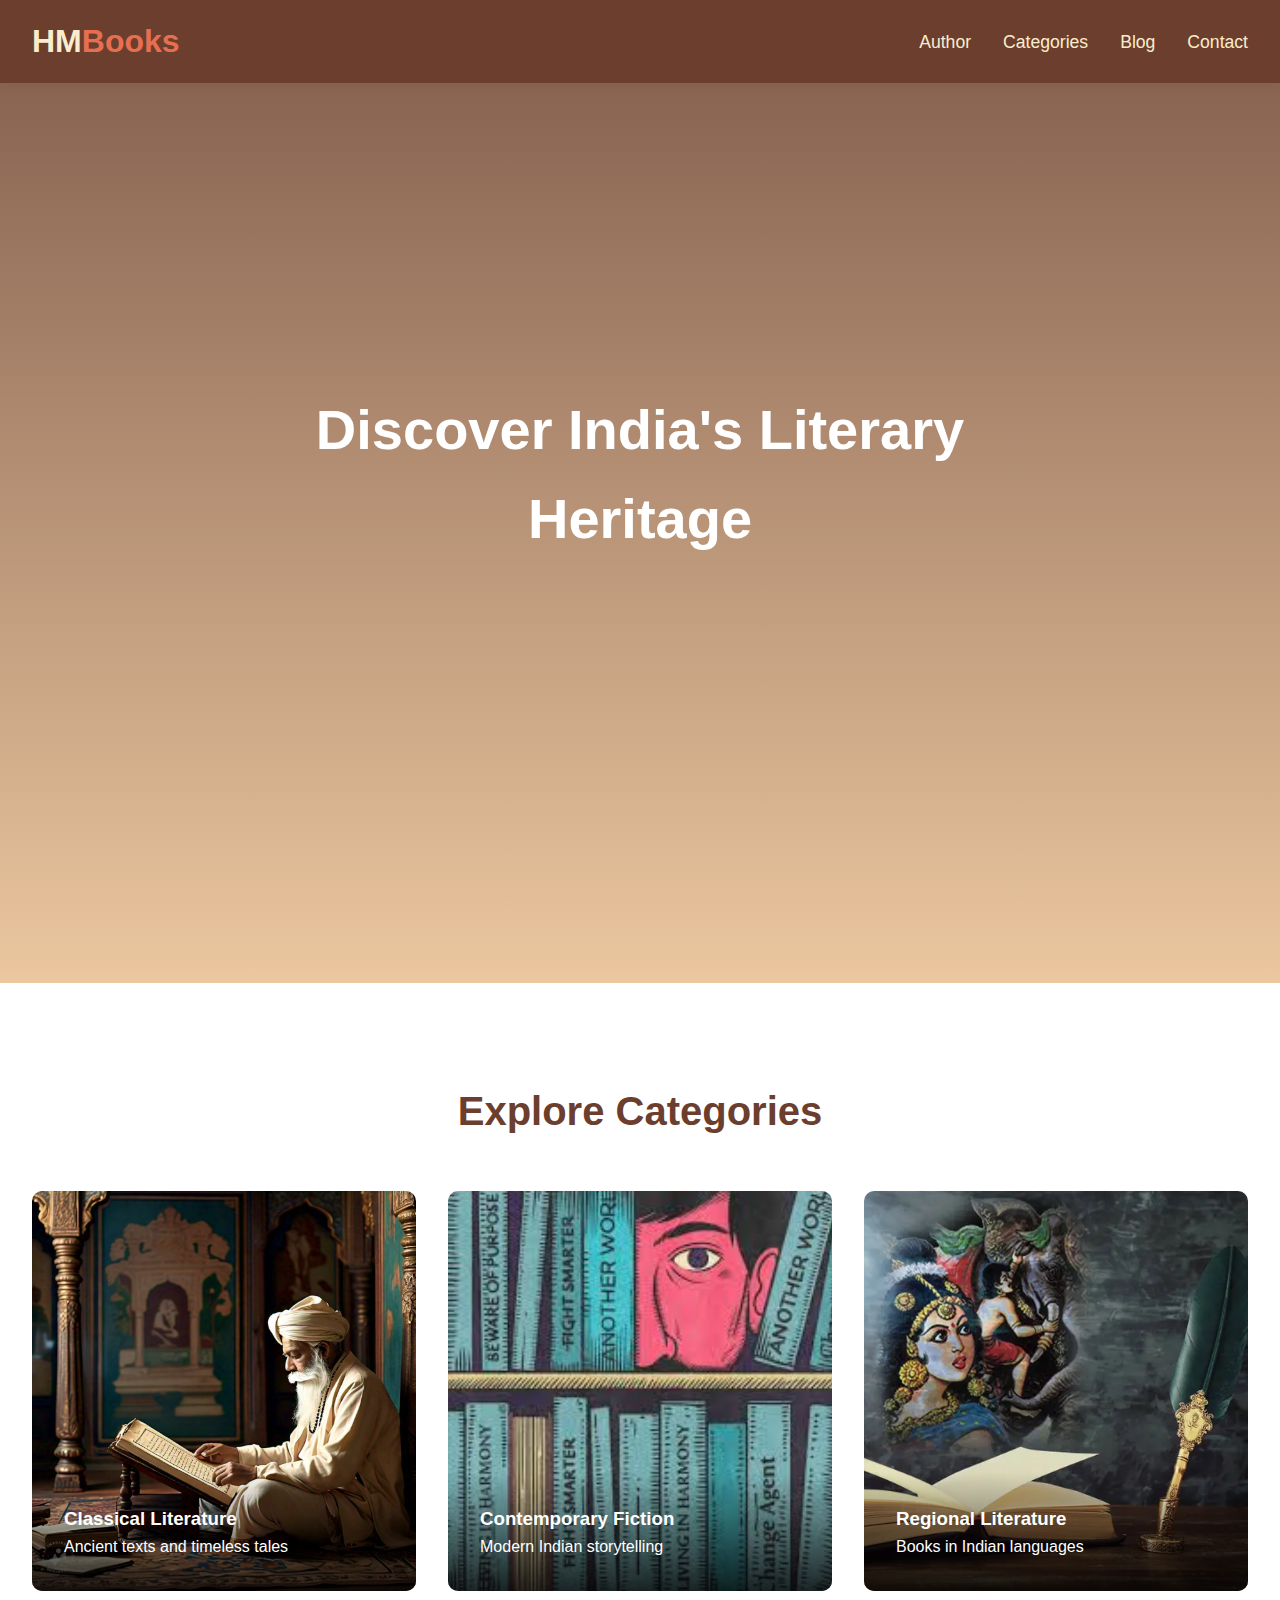
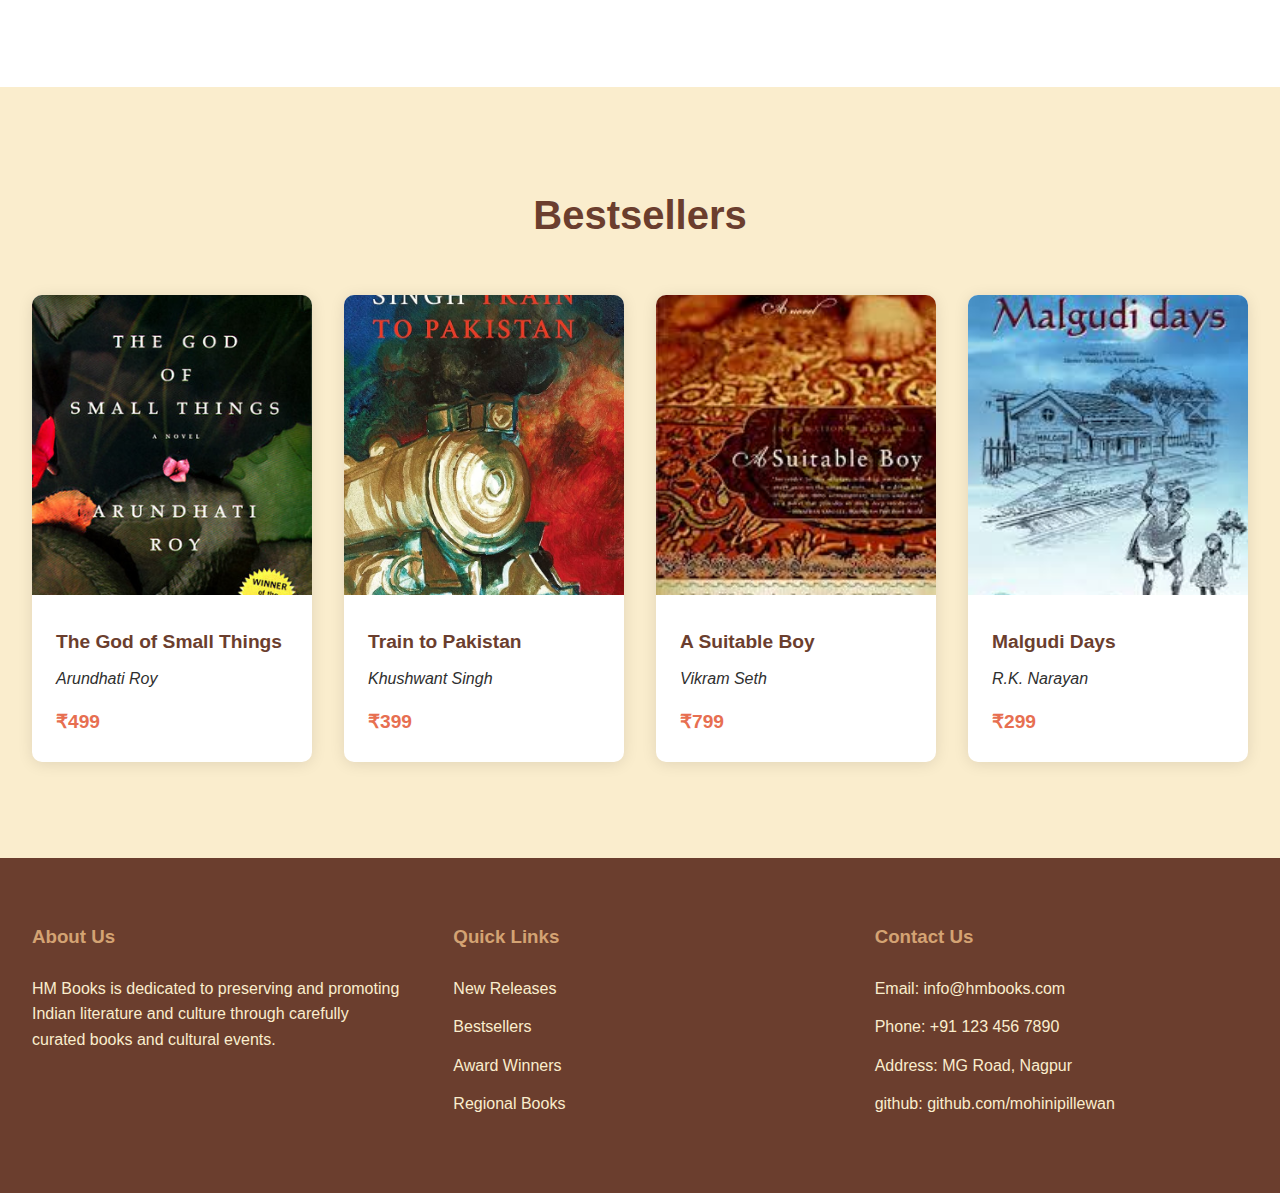
<file: index.html>
<!DOCTYPE html>
<html lang="en">

<head>
    <meta charset="UTF-8">
    <meta name="viewport" content="width=device-width, initial-scale=1.0">
    <title>HM Books - Indian Literature & Culture</title>
    <link rel="stylesheet" href="style.css">
</head>

<body>
    <header>
        <nav class="nav-container">
            <a href="index.html" class="logo">HM<span>Books</span></a>
            <div class="nav-links">
                <a href="authors.html">Author</a>
                <a href="categories.html">Categories</a>
                <a href="blog.html">Blog</a>
                <a href="contact.html">Contact</a>
            </div>
        </nav>
    </header>

    <section class="hero">
        <div class="hero-content">
            <h1>Discover India's Literary Heritage</h1>
            <p>Explore the richness of Indian literature through our carefully curated collection of books spanning centuries of storytelling, wisdom, and culture.</p>
        </div>
    </section>

    <section class="featured-categories">
        <h2 class="section-title">Explore Categories</h2>
        <div class="categories-grid">
            <div class="category-card">
                <img src="images/Classic indian litrarure.jpg" alt="Classical Literature">
                <div class="category-content">
                    <h3>Classical Literature</h3>
                    <p>Ancient texts and timeless tales</p>
                </div>
            </div>
            <div class="category-card">
                <img src="images/Contemporary Fiction.jpeg" alt="Contemporary Fiction">
                <div class="category-content">
                    <h3>Contemporary Fiction</h3>
                    <p>Modern Indian storytelling</p>
                </div>
            </div>
            <div class="category-card">
                <img src="images/Regional Literature.webp" Regional Literature ">
                <div class="category-content ">
                    <h3>Regional Literature</h3>
                    <p>Books in Indian languages</p>
                </div>
            </div>
        </div>
    </section>

    <section class="bestsellers ">
        <h2 class="section-title ">Bestsellers</h2>
        <div class="books-grid ">
            <div class="book-card ">
                <img src="images/The God of Small Things.jpg " alt="Book 1 " class="book-image ">
                <div class="book-info ">
                    <h3 class="book-title ">The God of Small Things</h3>
                    <p class="book-author ">Arundhati Roy</p>
                    <p class="book-price ">₹499</p>
                </div>
            </div>
            <div class="book-card ">
                <img src="images/Train to Pakistan.jpg " alt="Book 2 " class="book-image ">
                <div class="book-info ">
                    <h3 class="book-title ">Train to Pakistan</h3>
                    <p class="book-author ">Khushwant Singh</p>
                    <p class="book-price ">₹399</p>
                </div>
            </div>
            <div class="book-card ">
                <img src="images/Vikram Seth.jpeg " alt="Book 3 " class="book-image ">
                <div class="book-info ">
                    <h3 class="book-title ">A Suitable Boy</h3>
                    <p class="book-author ">Vikram Seth</p>
                    <p class="book-price ">₹799</p>
                </div>
            </div>
            <div class="book-card ">
                <img src="images/R.K. Narayan.jpeg " alt="Book 4 " class="book-image ">
                <div class="book-info ">
                    <h3 class="book-title ">Malgudi Days</h3>
                    <p class="book-author ">R.K. Narayan</p>
                    <p class="book-price ">₹299</p>
                </div>
            </div>
        </div>
    </section>

    <footer>
        <div class="footer-content ">
            <div class="footer-section ">
                <h3>About Us</h3>
                <p>HM Books is dedicated to preserving and promoting Indian literature and culture through carefully curated books and cultural events.</p>
            </div>
            <div class="footer-section ">
                <h3>Quick Links</h3>
                <ul class="footer-links ">
                    <li><a href="# ">New Releases</a></li>
                    <li><a href="# ">Bestsellers</a></li>
                    <li><a href="# ">Award Winners</a></li>
                    <li><a href="# ">Regional Books</a></li>
                </ul>
            </div>
            <div class="footer-section ">
                <h3>Contact Us</h3>
                <ul class="footer-links ">
                    <li><a href="# ">Email: info@hmbooks.com</a></li>
                    <li><a href="# ">Phone: +91 123 456 7890</a></li>
                    <li><a href="# ">Address: MG Road, Nagpur</a></li>
                    <li><a href="https://github.com/mohinipillewan ">github: github.com/mohinipillewan</a></li>
                </ul>
            </div>
        </div>
    </footer>
</body>

</html>
</file>
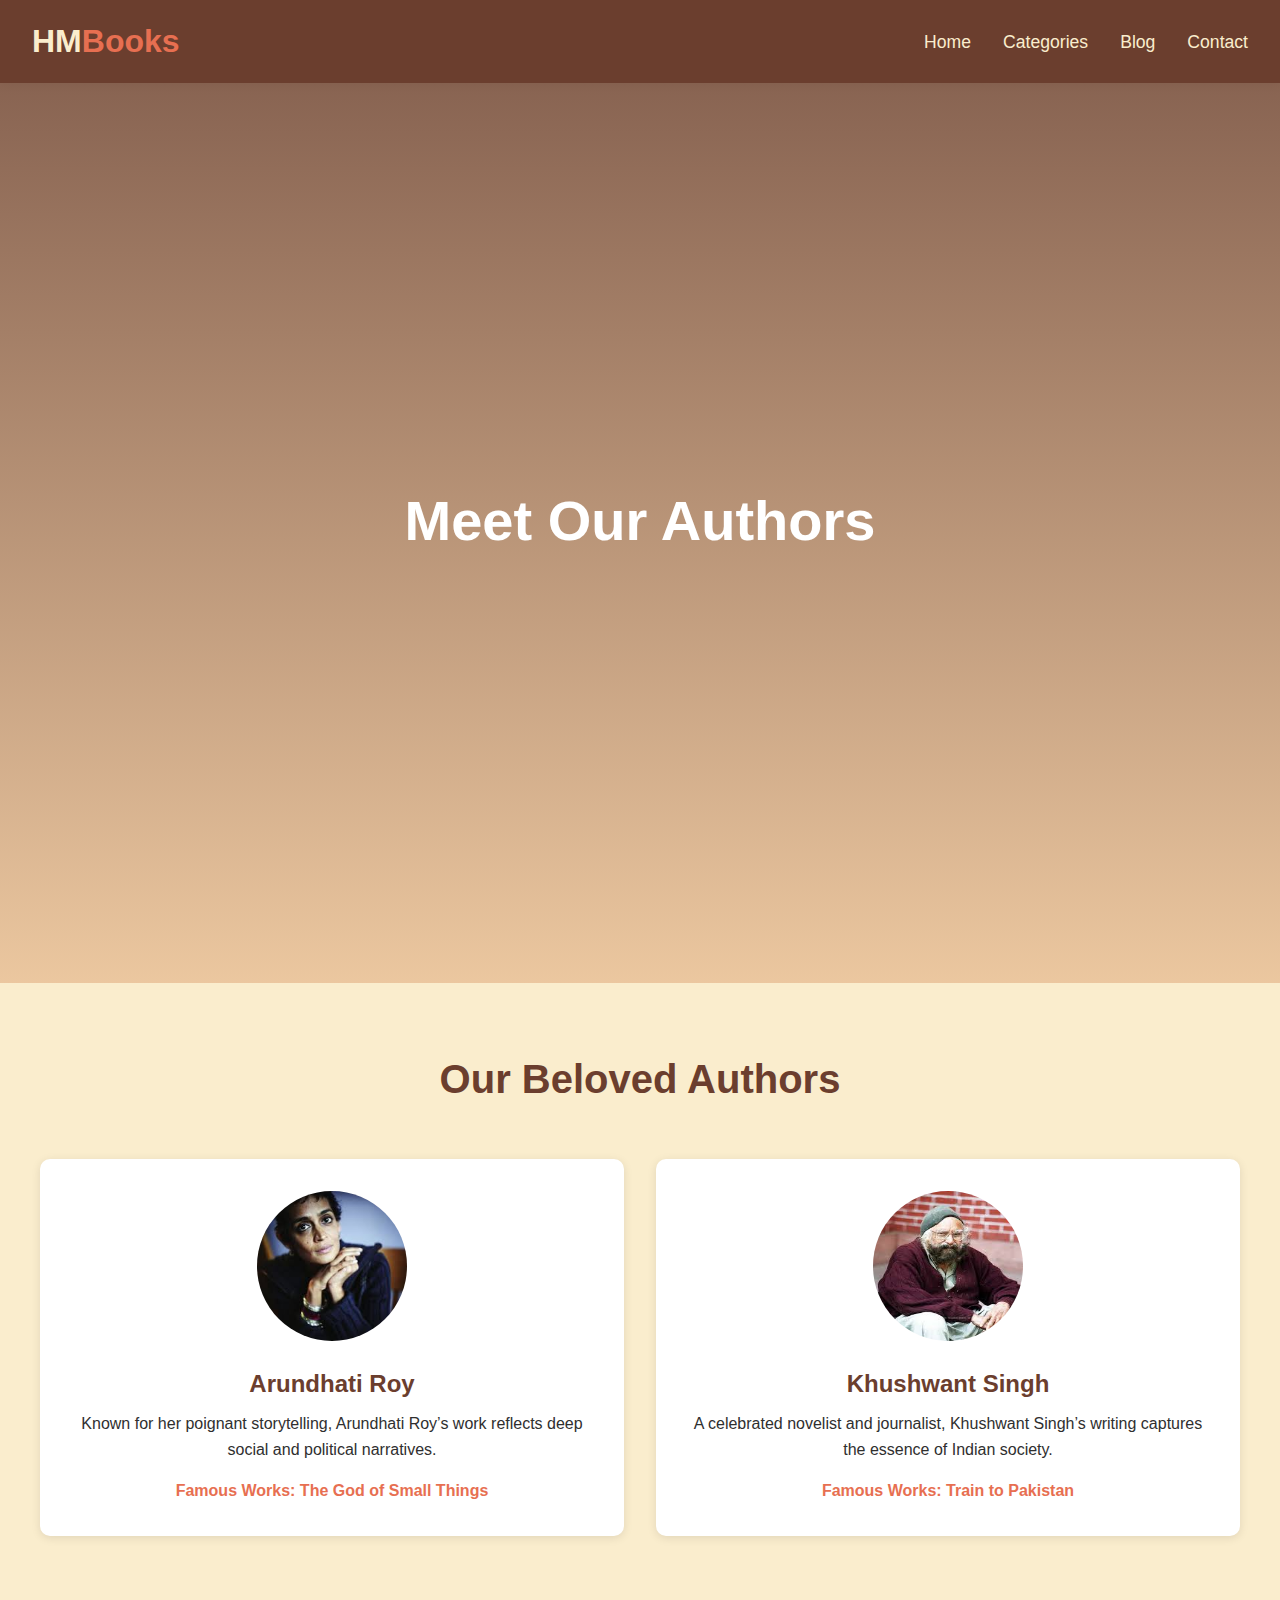
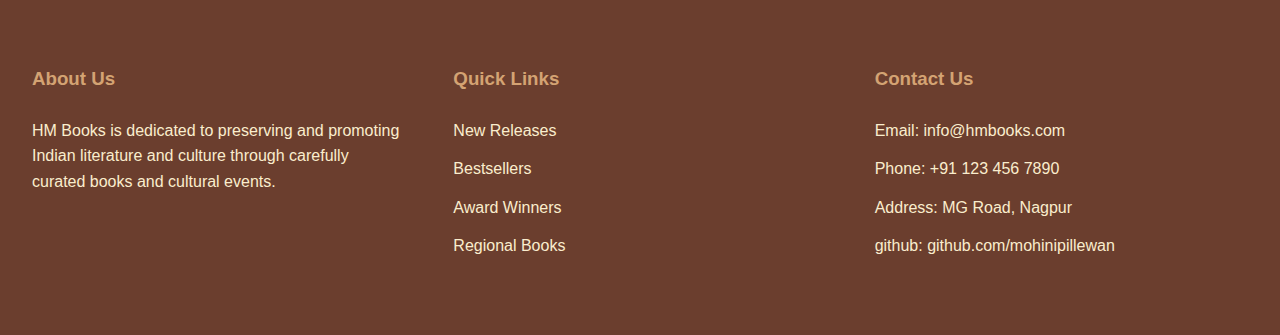
<file: authors.html>
<!DOCTYPE html>
<html lang="en">

<head>
    <meta charset="UTF-8">
    <meta name="viewport" content="width=device-width, initial-scale=1.0">
    <title>Authors</title>
    <link rel="stylesheet" href="style.css">
</head>

<body>
    <header>
        <nav class="nav-container">
            <a href="index.html" class="logo">HM<span>Books</span></a>
            <div class="nav-links">
                <a href="index.html">Home</a>
                <a href="categories.html">Categories</a>
                <a href="blog.html">Blog</a>
                <a href="contact.html">Contact</a>
            </div>

        </nav>
    </header>

    <section class="hero">
        <div class="hero-content">
            <h1>Meet Our Authors</h1>
        </div>
    </section>

    <!-- Authors Section -->
    <section class="authors">
        <h2 class="section-title">Our Beloved Authors</h2>
        <div class="authors-grid">
            <!-- Author Card 1 -->
            <div class="author-card">
                <img src="images/Arundhati Roy.jpeg" alt="Arundhati Roy" class="author-image">
                <div class="author-info">
                    <h3 class="author-name">Arundhati Roy</h3>
                    <p class="author-bio">Known for her poignant storytelling, Arundhati Roy’s work reflects deep social and political narratives.</p>
                    <p class="famous-works">Famous Works: The God of Small Things</p>
                </div>
            </div>
            <!-- Author Card 2 -->
            <div class="author-card">
                <img src="images/Khushwant Singh.jpeg" alt="Khushwant Singh" class="author-image">
                <div class="author-info">
                    <h3 class="author-name">Khushwant Singh</h3>
                    <p class="author-bio">A celebrated novelist and journalist, Khushwant Singh’s writing captures the essence of Indian society.</p>
                    <p class="famous-works">Famous Works: Train to Pakistan</p>
                </div>
            </div>
            <!-- Add more authors as needed -->
        </div>
    </section>

    <footer>
        <div class="footer-content ">
            <div class="footer-section ">
                <h3>About Us</h3>
                <p>HM Books is dedicated to preserving and promoting Indian literature and culture through carefully curated books and cultural events.</p>
            </div>
            <div class="footer-section ">
                <h3>Quick Links</h3>
                <ul class="footer-links ">
                    <li><a href="# ">New Releases</a></li>
                    <li><a href="# ">Bestsellers</a></li>
                    <li><a href="# ">Award Winners</a></li>
                    <li><a href="# ">Regional Books</a></li>
                </ul>
            </div>
            <div class="footer-section ">
                <h3>Contact Us</h3>
                <ul class="footer-links ">
                    <li><a href="# ">Email: info@hmbooks.com</a></li>
                    <li><a href="# ">Phone: +91 123 456 7890</a></li>
                    <li><a href="# ">Address: MG Road, Nagpur</a></li>
                    <li><a href="https://github.com/mohinipillewan ">github: github.com/mohinipillewan</a></li>
                </ul>
            </div>
        </div>
    </footer>
</body>

</html>
</file>
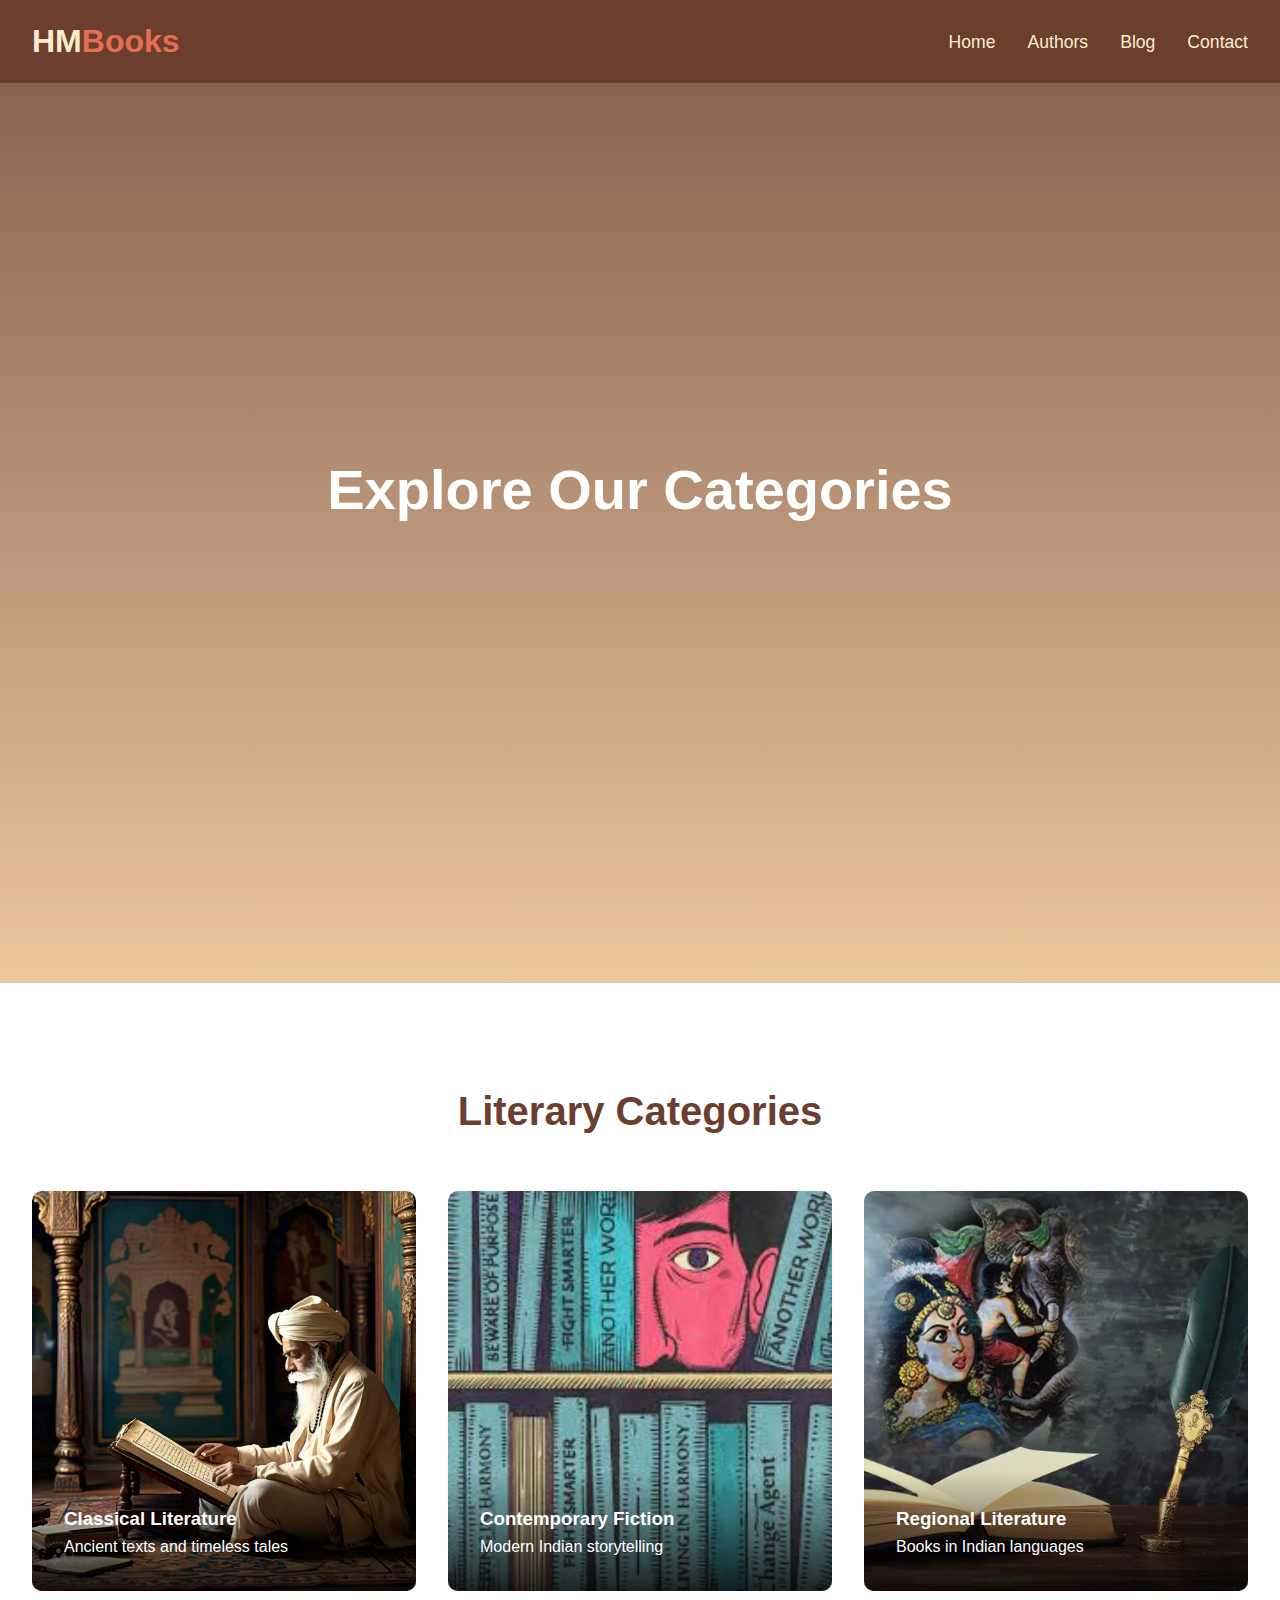
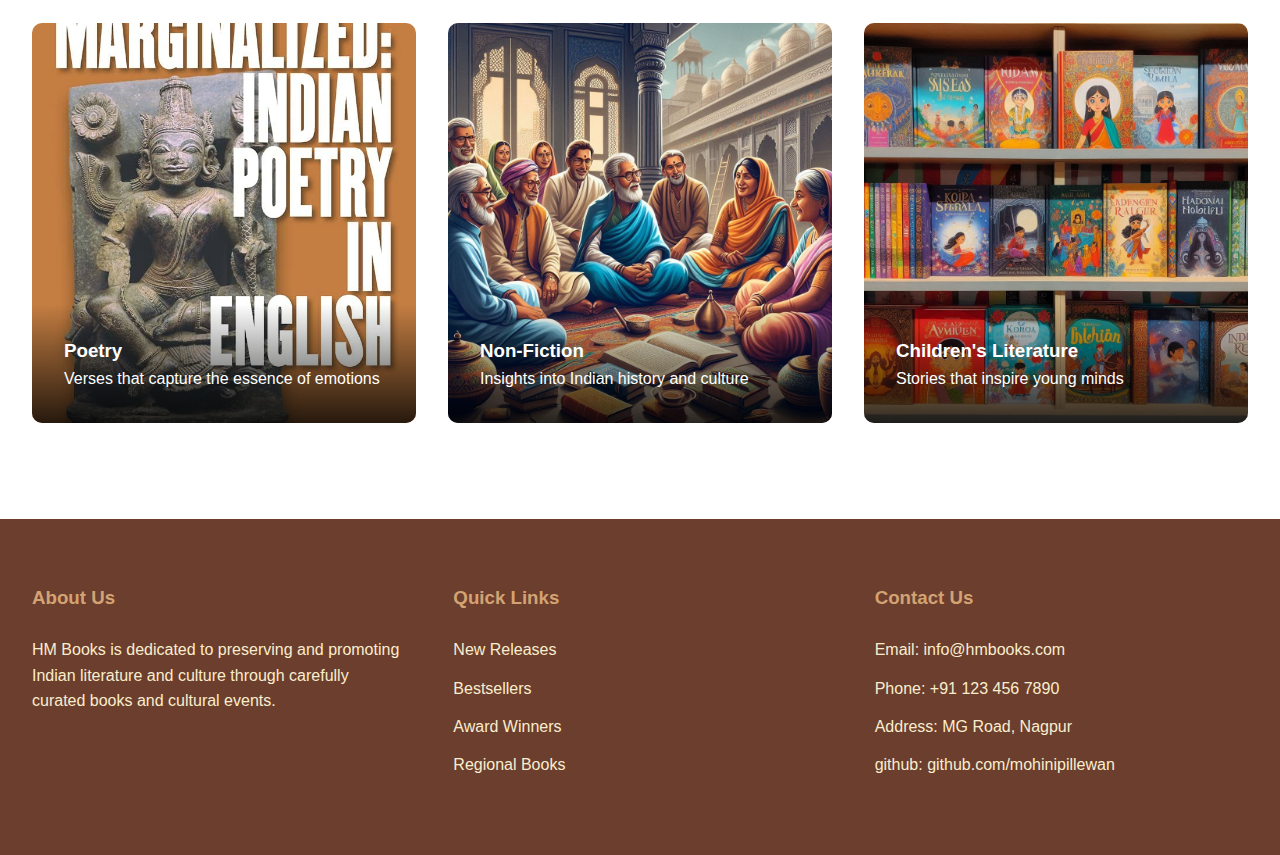
<file: categories.html>
<!DOCTYPE html>
<html lang="en">

<head>
    <meta charset="UTF-8">
    <meta name="viewport" content="width=device-width, initial-scale=1.0">
    <title>Categories - HM Books</title>
    <link rel="stylesheet" href="style.css">
</head>

<body>
    <header>
        <nav class="nav-container">
            <a href="index.html" class="logo">HM<span>Books</span></a>
            <div class="nav-links">
                <a href="bookstore.html">Home</a>
                <a href="authors.html">Authors</a>
                <a href="blog.html">Blog</a>
                <a href="contact.html">Contact</a>
            </div>

        </nav>
    </header>

    <section class="hero">
        <div class="hero-content">
            <h1>Explore Our Categories</h1>
            <p>Delve into the diverse categories of Indian literature and find your next great read.</p>
        </div>
    </section>

    <section class="featured-categories">
        <h2 class="section-title">Literary Categories</h2>
        <div class="categories-grid">
            <div class="category-card">
                <img src="images/Classic indian litrarure.jpg" alt="Classical Literature">
                <div class="category-content">
                    <h3>Classical Literature</h3>
                    <p>Ancient texts and timeless tales</p>
                </div>
            </div>
            <div class="category-card">
                <img src="images/Contemporary Fiction.jpeg" alt="Contemporary Fiction">
                <div class="category-content">
                    <h3>Contemporary Fiction</h3>
                    <p>Modern Indian storytelling</p>
                </div>
            </div>
            <div class="category-card">
                <img src="images/Regional Literature.webp" alt="Regional Literature">
                <div class="category-content">
                    <h3>Regional Literature</h3>
                    <p>Books in Indian languages</p>
                </div>
            </div>
            <div class="category-card">
                <img src="images/Poetry.jpg" alt="Poetry">
                <div class="category-content">
                    <h3>Poetry</h3>
                    <p>Verses that capture the essence of emotions</p>
                </div>
            </div>
            <div class="category-card">
                <img src="images/Non-Fiction .png" alt="Non-Fiction">
                <div class="category-content">
                    <h3>Non-Fiction</h3>
                    <p>Insights into Indian history and culture</p>
                </div>
            </div>
            <div class="category-card">
                <img src="images/Indian childrens literature.png" alt="Children's Literature">
                <div class="category-content">
                    <h3>Children's Literature</h3>
                    <p>Stories that inspire young minds</p>
                </div>
            </div>
        </div>
    </section>

    <footer>
        <div class="footer-content ">
            <div class="footer-section ">
                <h3>About Us</h3>
                <p>HM Books is dedicated to preserving and promoting Indian literature and culture through carefully curated books and cultural events.</p>
            </div>
            <div class="footer-section ">
                <h3>Quick Links</h3>
                <ul class="footer-links ">
                    <li><a href="# ">New Releases</a></li>
                    <li><a href="# ">Bestsellers</a></li>
                    <li><a href="# ">Award Winners</a></li>
                    <li><a href="# ">Regional Books</a></li>
                </ul>
            </div>
            <div class="footer-section ">
                <h3>Contact Us</h3>
                <ul class="footer-links ">
                    <li><a href="# ">Email: info@hmbooks.com</a></li>
                    <li><a href="# ">Phone: +91 123 456 7890</a></li>
                    <li><a href="# ">Address: MG Road, Nagpur</a></li>
                    <li><a href="https://github.com/mohinipillewan ">github: github.com/mohinipillewan</a></li>
                </ul>
            </div>
        </div>
    </footer>
</body>

</html>
</file>
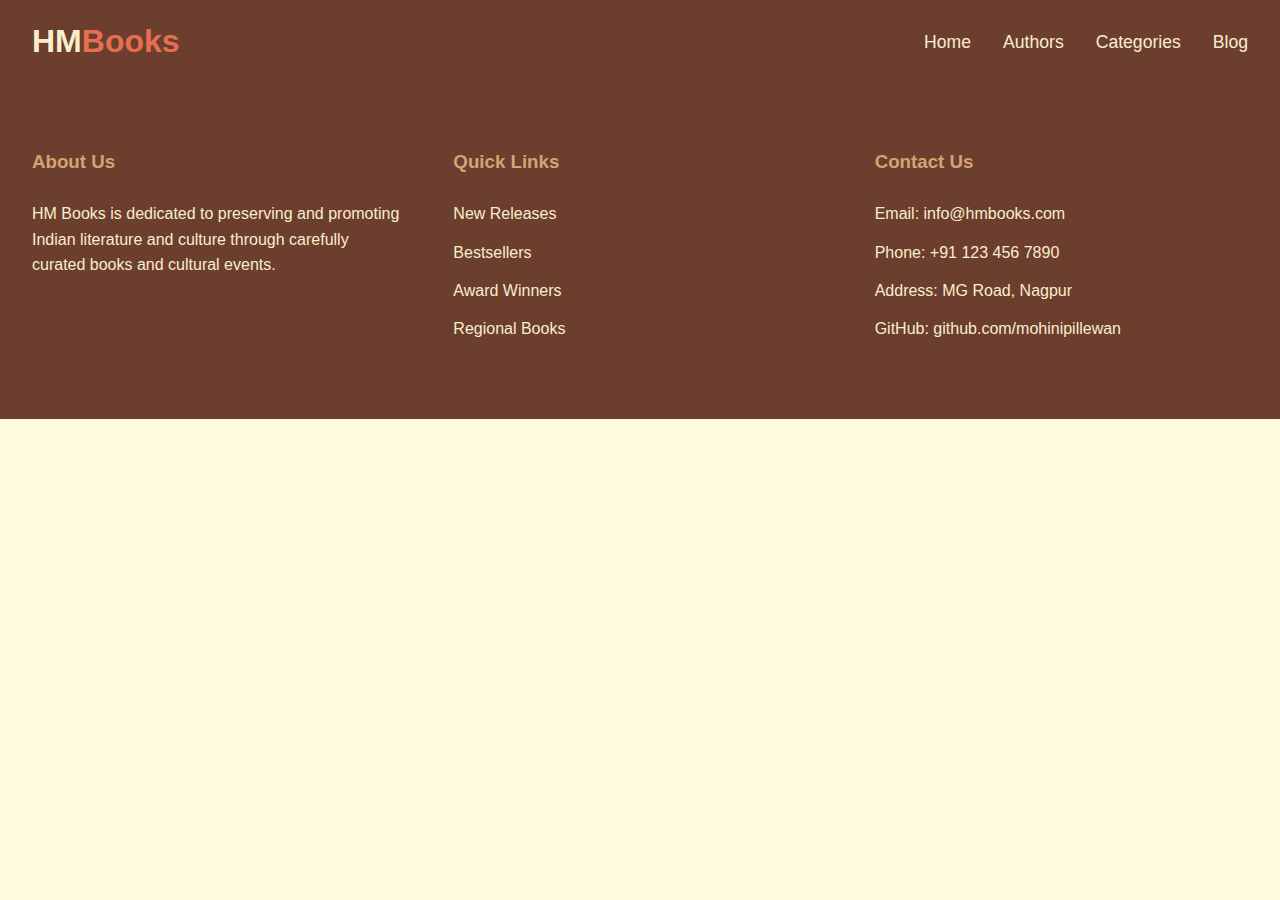
<file: contact.html>
<!DOCTYPE html>
<html lang="en">

<head>
    <meta charset="UTF-8">
    <meta name="viewport" content="width=device-width, initial-scale=1.0">
    <title>HM Books - Indian Literature & Culture</title>
    <link rel="stylesheet" href="style.css">
</head>

<body>

    
    <header>
        <nav class="nav-container">
            <a href="index.html" class="logo">HM<span>Books</span></a>
            <div class="nav-links">
                <a href="bookstore.html">Home</a>
                <a href="authors.html">Authors</a>
                <a href="categories.html">Categories</a>
                <a href="blog.html">Blog</a>
            </div>

        </nav>
    </header>




    
    <footer>
        <div class="footer-content">
            
            <div class="footer-section">
                <h3>About Us</h3>
                <p>HM Books is dedicated to preserving and promoting Indian literature and culture through carefully curated books and cultural events.</p>
            </div>

           
            <div class="footer-section">
                <h3>Quick Links</h3>
                <ul class="footer-links">
                    <li><a href="new-releases.html">New Releases</a></li>
                    <li><a href="bestsellers.html">Bestsellers</a></li>
                    <li><a href="award-winners.html">Award Winners</a></li>
                    <li><a href="regional-books.html">Regional Books</a></li>
                </ul>
            </div>

            
            <div class="footer-section">
                <h3>Contact Us</h3>
                <ul class="footer-links">
                    <li>Email: <a href="mailto:info@hmbooks.com">info@hmbooks.com</a></li>
                    <li>Phone: <a href="tel:+911234567890">+91 123 456 7890</a></li>
                    <li>Address: MG Road, Nagpur</li>
                    <li><a href="https://github.com/mohinipillewan" target="_blank">GitHub: github.com/mohinipillewan</a></li>
                </ul>
            </div>
        </div>
    </footer>

</body>

</html>
</file>
<file: style.css>
:root {
    --primary: #6b3e2e;
    --secondary: #d4a373;
    --accent: #e76f51;
    --background: #fefae0;
    --text: #2f2f2f;
    --light: #faedcd;
}

* {
    margin: 0;
    padding: 0;
    box-sizing: border-box;
    font-family: 'Poppins', sans-serif;
}

body {
    background-color: var(--background);
    color: var(--text);
    line-height: 1.6;
}

header {
    background: var(--primary);
    padding: 1rem 0;
    position: static;
    width: 100%;
    z-index: 1000;
    box-shadow: 0 2px 10px rgba(0, 0, 0, 0.1);
}

.nav-container {
    max-width: 1400px;
    margin: 0 auto;
    padding: 0 2rem;
    display: flex;
    justify-content: space-between;
    align-items: center;
}

.logo {
    font-size: 2rem;
    color: var(--light);
    text-decoration: none;
    font-weight: bold;
}

.logo span {
    color: var(--accent);
}

.nav-links {
    display: flex;
    gap: 2rem;
}

.nav-links a {
    color: var(--light);
    text-decoration: none;
    font-size: 1.1rem;
    transition: color 0.3s ease;
}

.nav-links a:hover {
    color: var(--accent);
}

.hero {
    min-height: 100vh;
    background: linear-gradient( to bottom, rgba(107, 62, 46, 0.8), /* Rich, muted brown */
    rgba(223, 165, 116, 0.6));
    background-size: cover;
    background-position: center;
    background-size: cover;
    background-position: center;
    display: flex;
    align-items: center;
    justify-content: center;
    text-align: center;
    color: white;
    padding: 2rem;
}

.hero-content {
    max-width: 800px;
}

.hero h1 {
    font-size: 3.5rem;
    margin-bottom: 1.5rem;
    animation: fadeInUp 1s ease;
}

.hero p {
    font-size: 1.2rem;
    margin-bottom: 2rem;
    animation: fadeInUp 1s ease 0.5s forwards;
    opacity: 0;
}

.featured-categories {
    padding: 6rem 2rem;
    background: white;
}

.categories-grid {
    display: grid;
    grid-template-columns: repeat(auto-fit, minmax(300px, 1fr));
    gap: 2rem;
    max-width: 1400px;
    margin: 0 auto;
}

.category-card {
    position: relative;
    height: 400px;
    overflow: hidden;
    border-radius: 10px;
    cursor: pointer;
}

.category-card img {
    width: 100%;
    height: 100%;
    object-fit: cover;
    transition: transform 0.5s ease;
}

.category-card:hover img {
    transform: scale(1.1);
}

.category-content {
    position: absolute;
    bottom: 0;
    left: 0;
    right: 0;
    padding: 2rem;
    background: linear-gradient(transparent, rgba(0, 0, 0, 0.8));
    color: white;
}

.bestsellers {
    padding: 6rem 2rem;
    background: var(--light);
}

.section-title {
    text-align: center;
    margin-bottom: 3rem;
    color: var(--primary);
    font-size: 2.5rem;
}

.books-grid {
    display: grid;
    grid-template-columns: repeat(auto-fill, minmax(250px, 1fr));
    gap: 2rem;
    max-width: 1400px;
    margin: 0 auto;
}

.book-card {
    background: white;
    border-radius: 10px;
    overflow: hidden;
    box-shadow: 0 2px 15px rgba(0, 0, 0, 0.1);
    transition: transform 0.3s ease;
}

.book-card:hover {
    transform: translateY(-10px);
}

.book-image {
    width: 100%;
    height: 300px;
    object-fit: cover;
}

.book-info {
    padding: 1.5rem;
}

.book-title {
    font-size: 1.2rem;
    color: var(--primary);
    margin-bottom: 0.5rem;
}

.book-author {
    color: var(--text);
    margin-bottom: 1rem;
    font-style: italic;
}

.book-price {
    font-weight: bold;
    color: var(--accent);
    font-size: 1.2rem;
}

footer {
    background: var(--primary);
    color: var(--light);
    padding: 4rem 2rem;
}

.footer-content {
    max-width: 1400px;
    margin: 0 auto;
    display: grid;
    grid-template-columns: repeat(auto-fit, minmax(250px, 1fr));
    gap: 3rem;
}

.footer-section h3 {
    margin-bottom: 1.5rem;
    color: var(--secondary);
}

.footer-links {
    list-style: none;
}

.footer-links li {
    margin-bottom: 0.8rem;
}

.footer-links a {
    color: var(--light);
    text-decoration: none;
    transition: color 0.3s ease;
}

.footer-links a:hover {
    color: var(--accent);
}

.blog-post {
    display: flex;
    align-items: center;
    margin-bottom: 20px;
}

.post-content {
    flex: 1;
    padding: 20px;
}

.post-image {
    flex: 0 0 200px;
    margin-left: 20px;
}

.post-image img {
    width: 100%;
    height: auto;
}

.authors {
    padding: 4rem 2rem;
    background-color: var(--light);
}

.authors-grid {
    display: grid;
    grid-template-columns: repeat(auto-fit, minmax(250px, 1fr));
    gap: 2rem;
    max-width: 1200px;
    margin: 0 auto;
}

.author-card {
    background-color: white;
    border-radius: 10px;
    overflow: hidden;
    box-shadow: 0 2px 10px rgba(0, 0, 0, 0.1);
    text-align: center;
    padding: 2rem;
    transition: transform 0.3s ease;
}

.author-card:hover {
    transform: translateY(-10px);
}

.author-image {
    width: 150px;
    height: 150px;
    border-radius: 50%;
    margin-bottom: 1rem;
}

.author-info {
    color: var(--text);
}

.author-name {
    font-size: 1.5rem;
    color: var(--primary);
    margin-bottom: 0.5rem;
}

.author-bio {
    font-size: 1rem;
    margin-bottom: 1rem;
    color: var(--text);
}

.famous-works {
    font-weight: bold;
    color: var(--accent);
}

@media screen and (min-width: 400px) and (max-width: 550px) {
    .nav-container {
        padding: 0 1.5rem;
    }
    .hero h1 {
        font-size: 3rem;
    }
    .hero p {
        font-size: 1.1rem;
    }
    .section-title {
        font-size: 2.2rem;
    }
}

@media screen and (min-width: 400px) and (max-width: 550px) {
    .nav-container {
        flex-direction: column;
        align-items: flex-start;
        padding: 1rem;
    }
    .nav-links {
        flex-direction: column;
        gap: 1rem;
        width: 100%;
        padding-top: 1rem;
        border-top: 1px solid #faedcd;
    }
    .hero h1 {
        font-size: 2.5rem;
    }
    .hero p {
        font-size: 1rem;
    }
    .categories-grid {
        grid-template-columns: 1fr;
    }
}

@media screen and (min-width: 400px) and (max-width: 550px) {
    .nav-links {
        flex-direction: column;
        align-items: flex-start;
    }
    .hero h1 {
        font-size: 2rem;
    }
    .hero p {
        font-size: 0.9rem;
    }
    .footer-content {
        grid-template-columns: 1fr;
        gap: 1.5rem;
    }
}
</file>
